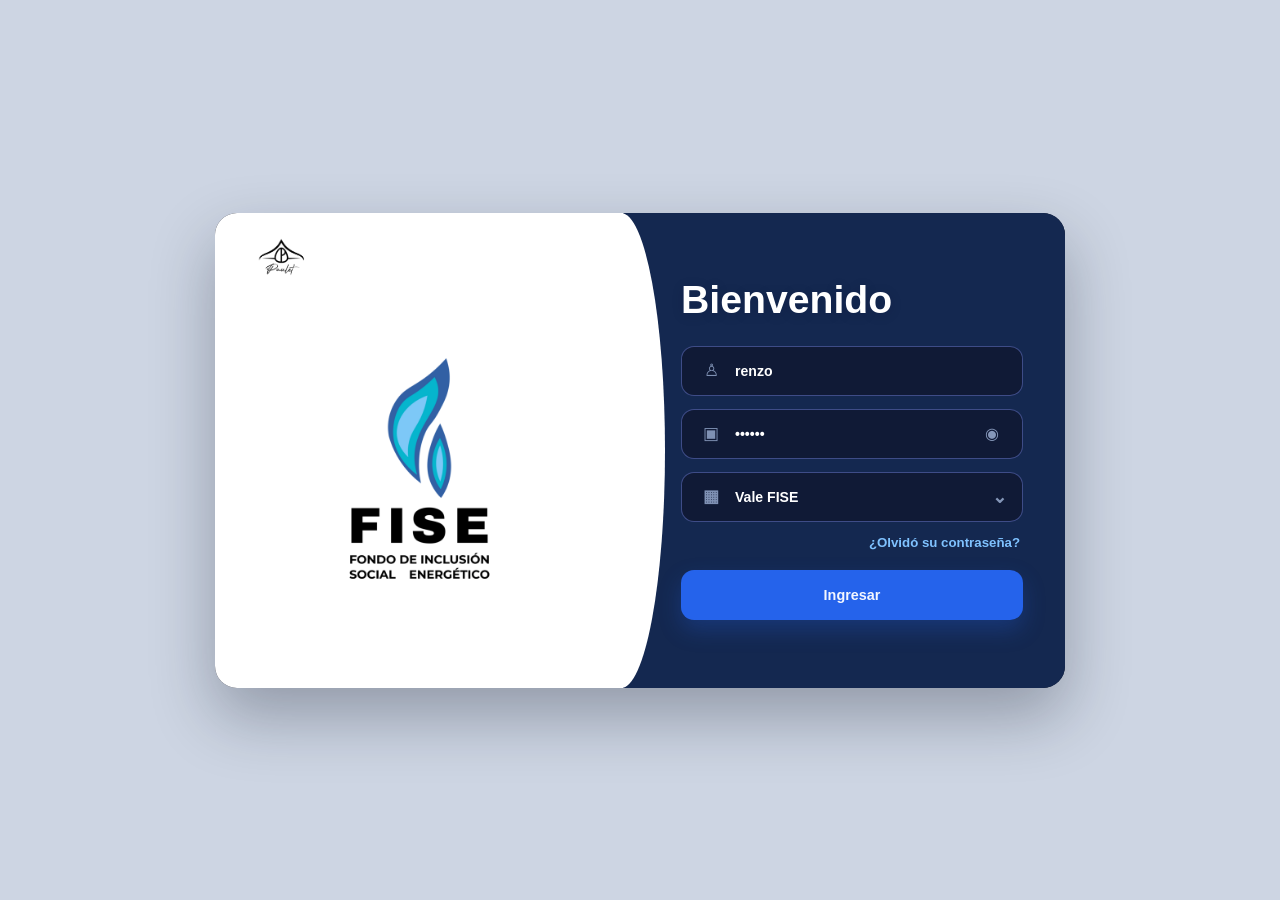
<file: index.html>
<!DOCTYPE html>
<html lang="es">
<head>
  <meta charset="UTF-8">
  <meta name="viewport" content="width=device-width, initial-scale=1.0">
  <meta http-equiv="refresh" content="0; url=modulos/login/login.html">
  <title>Acceso al sistema FISE</title>
</head>
<body>
  <p>Abriendo el acceso al sistema…</p>
  <p><a href="modulos/login/login.html">Ir al login</a></p>
</body>
</html>
</file>
<file: modulos/login/estilos_login.css>
:root {
  --azul-fondo: #cdd5e3;
  --azul-panel: #111a38;
  --azul-panel-claro: #24375f;
  --azul-borde: #40547f;
  --texto-suave: #aebbd4;
  --celeste: #47afe8;
  --verde: #4fcd69;
}

* {
  box-sizing: border-box;
}

body {
  margin: 0;
  min-width: 320px;
  color: #fff;
  font-family: Inter, "Segoe UI", Arial, sans-serif;
  background: var(--azul-fondo);
}

button,
input {
  font: inherit;
}

.pagina-login {
  min-height: 100vh;
  display: grid;
  place-content: center;
  padding: 32px 24px;
}

.tarjeta-login {
  width: min(850px, calc(100vw - 48px));
  min-height: 475px;
  display: grid;
  grid-template-columns: 48% 52%;
  overflow: visible;
  border-radius: 22px;
  background: var(--azul-panel);
  box-shadow: 0 28px 70px rgba(38, 52, 84, .28);
}

.panel-marca {
  position: relative;
  z-index: 1;
  display: grid;
  place-items: center;
  min-width: 0;
  padding: 78px 52px 42px;
  background: #fff;
  border-radius: 22px 0 0 22px;
}

.panel-marca::after {
  content: "";
  position: absolute;
  z-index: -1;
  top: 0;
  right: -42px;
  width: 88px;
  height: 100%;
  border-radius: 0 52% 52% 0;
  background: #fff;
}

.logo-paulet {
  position: absolute;
  top: 24px;
  left: 32px;
  width: 70px;
  height: auto;
}

.logo-fise {
  width: min(245px, 88%);
  height: auto;
}

.panel-formulario {
  display: grid;
  align-items: center;
  padding: 44px 42px 44px 58px;
  background:
    radial-gradient(circle at 85% 0, rgba(57, 83, 135, .25), transparent 45%),
    linear-gradient(145deg, #182547, var(--azul-panel) 58%);
  border-radius: 0 22px 22px 0;
}

.formulario {
  width: min(100%, 390px);
  margin-inline: auto;
}

.encabezado {
  margin-bottom: 26px;
}

.encabezado h1 {
  margin: 0;
  font-size: clamp(1.8rem, 3.5vw, 2.45rem);
  line-height: 1;
}

.campo {
  min-height: 50px;
  display: grid;
  grid-template-columns: 28px 1fr auto;
  align-items: center;
  gap: 10px;
  margin: 0 0 13px;
  padding: 0 15px;
  border: 1px solid var(--azul-borde);
  border-radius: 13px;
  background: rgba(12, 23, 52, .5);
  transition: border-color .2s, box-shadow .2s, transform .2s;
}

.campo:focus-within {
  border-color: var(--celeste);
  box-shadow: 0 0 0 3px rgba(71, 175, 232, .15);
  transform: translateY(-1px);
}

.icono {
  color: #7f91b4;
  font-size: 1.05rem;
  text-align: center;
}

.campo input {
  width: 100%;
  min-width: 0;
  padding: 14px 0;
  font-size: .88rem;
  color: #fff;
  font-weight: 650;
  border: 0;
  outline: 0;
  background: transparent;
}

.campo input::placeholder {
  color: #b7c2d8;
  opacity: 1;
}

.selector {
  position: relative;
  z-index: 5;
}

.boton-selector {
  width: 100%;
  grid-template-columns: 28px 1fr auto;
  color: #fff;
  font-size: .88rem;
  font-weight: 700;
  text-align: left;
  cursor: pointer;
}

.selector.abierto .boton-selector {
  border-color: var(--celeste);
  box-shadow: 0 0 0 3px rgba(71, 175, 232, .16);
}

.flecha {
  color: #8496b8;
  font-size: 1.15rem;
  transition: transform .2s;
}

.selector.abierto .flecha {
  transform: rotate(180deg);
}

.lista-perfiles {
  position: absolute;
  z-index: 20;
  top: calc(100% - 10px);
  bottom: auto;
  right: 0;
  left: 0;
  display: grid;
  grid-template-columns: 1fr;
  gap: 3px;
  max-height: none;
  overflow: visible;
  padding: 6px;
  border: 1px solid #40547f;
  border-radius: 0 0 12px 12px;
  background: #121c3b;
  box-shadow: 0 18px 34px rgba(4, 10, 28, .4);
  scrollbar-width: thin;
  scrollbar-color: #4d79cf #182343;
}

.lista-perfiles::-webkit-scrollbar {
  width: 7px;
}

.lista-perfiles::-webkit-scrollbar-track {
  border-radius: 8px;
  background: #182343;
}

.lista-perfiles::-webkit-scrollbar-thumb {
  border-radius: 8px;
  background: #4d79cf;
}

.lista-perfiles::-webkit-scrollbar-thumb:hover {
  background: #62a5ee;
}

.lista-perfiles[hidden] {
  display: none;
}

.opcion-perfil {
  display: block;
  width: 100%;
  padding: 7px 13px;
  color: #dbe4f7;
  font-size: .84rem;
  text-align: left;
  cursor: pointer;
  border: 0;
  border-radius: 7px;
  background: transparent;
}

.opcion-perfil:hover,
.opcion-perfil:focus-visible {
  color: #fff;
  outline: 0;
  background: #263961;
}

.opcion-perfil.activa {
  color: #fff;
  background: linear-gradient(90deg, #356bd7, #3e7ee6);
}

.ver-clave {
  width: 30px;
  height: 30px;
  padding: 0;
  color: #8597b9;
  cursor: pointer;
  border: 0;
  border-radius: 50%;
  background: transparent;
}

.ver-clave:hover,
.ver-clave:focus-visible {
  color: #fff;
  outline: 2px solid var(--celeste);
}

.recuperar {
  display: block;
  width: fit-content;
  margin: 10px 3px 20px auto;
  color: #7fc2ff;
  font-size: .83rem;
  font-weight: 650;
  text-decoration: none;
}

.recuperar:hover,
.recuperar:focus-visible {
  color: #fff;
  text-decoration: underline;
}

.boton-ingresar {
  width: 100%;
  min-height: 50px;
  color: #fff;
  font-weight: 800;
  cursor: pointer;
  border: 0;
  border-radius: 13px;
  font-size: .9rem;
  background: linear-gradient(100deg, var(--celeste), var(--verde));
  box-shadow: 0 12px 26px rgba(54, 168, 207, .25);
  transition: filter .2s, transform .2s, box-shadow .2s;
}

.boton-ingresar:hover {
  filter: brightness(1.08);
  transform: translateY(-2px);
  box-shadow: 0 16px 30px rgba(54, 168, 207, .34);
}

.boton-ingresar:active {
  transform: translateY(0);
}

.solo-lectores {
  position: absolute;
  width: 1px;
  height: 1px;
  overflow: hidden;
  clip: rect(0, 0, 0, 0);
  white-space: nowrap;
}

@media (max-width: 820px) {
  .pagina-login {
    display: block;
    padding: 20px;
  }

  .tarjeta-login {
    width: 100%;
    min-height: auto;
    grid-template-columns: 1fr;
  }

  .panel-marca {
    min-height: 250px;
    padding: 65px 30px 24px;
    border-radius: 22px 22px 0 0;
  }

  .panel-marca::after {
    display: none;
  }

  .logo-paulet {
    top: 18px;
    left: 24px;
    width: 70px;
  }

  .logo-fise {
    width: min(230px, 70%);
  }

  .panel-formulario {
    padding: 42px 30px 48px;
    border-radius: 0 0 22px 22px;
  }

  .lista-perfiles {
    grid-template-columns: 1fr;
    max-height: 230px;
    overflow-y: auto;
  }

}

@media (max-width: 430px) {
  .pagina-login {
    padding: 0;
  }

  .tarjeta-login {
    min-height: 100vh;
    border-radius: 0;
  }

  .panel-marca {
    min-height: 205px;
    border-radius: 0;
  }

  .panel-formulario {
    align-items: start;
    padding: 36px 22px 44px;
    border-radius: 0;
  }

  .encabezado h1 {
    font-size: 2.25rem;
  }

}

/* El saludo se muestra sobre el panel institucional azul en todos los temas. */
body.pagina-acceso .panel-formulario .encabezado h1 {
  color: #fff !important;
  background: transparent !important;
  text-shadow: 0 2px 12px rgba(5, 16, 42, .18);
}
</file>
<file: temas.css>
/*
 * Punto único de carga para la apariencia global.
 * El tema oscuro es la base; el tema FISE solo actúa cuando el documento usa
 * html[data-tema="paulet"]. Mantener los archivos fuente separados facilita
 * el mantenimiento de cada paleta sin duplicar enlaces ni carga dinámica.
 */
@import url("tema_oscuro.css?v=20261116-1");
@import url("tema_paulet.css?v=20261116-1");
</file>
